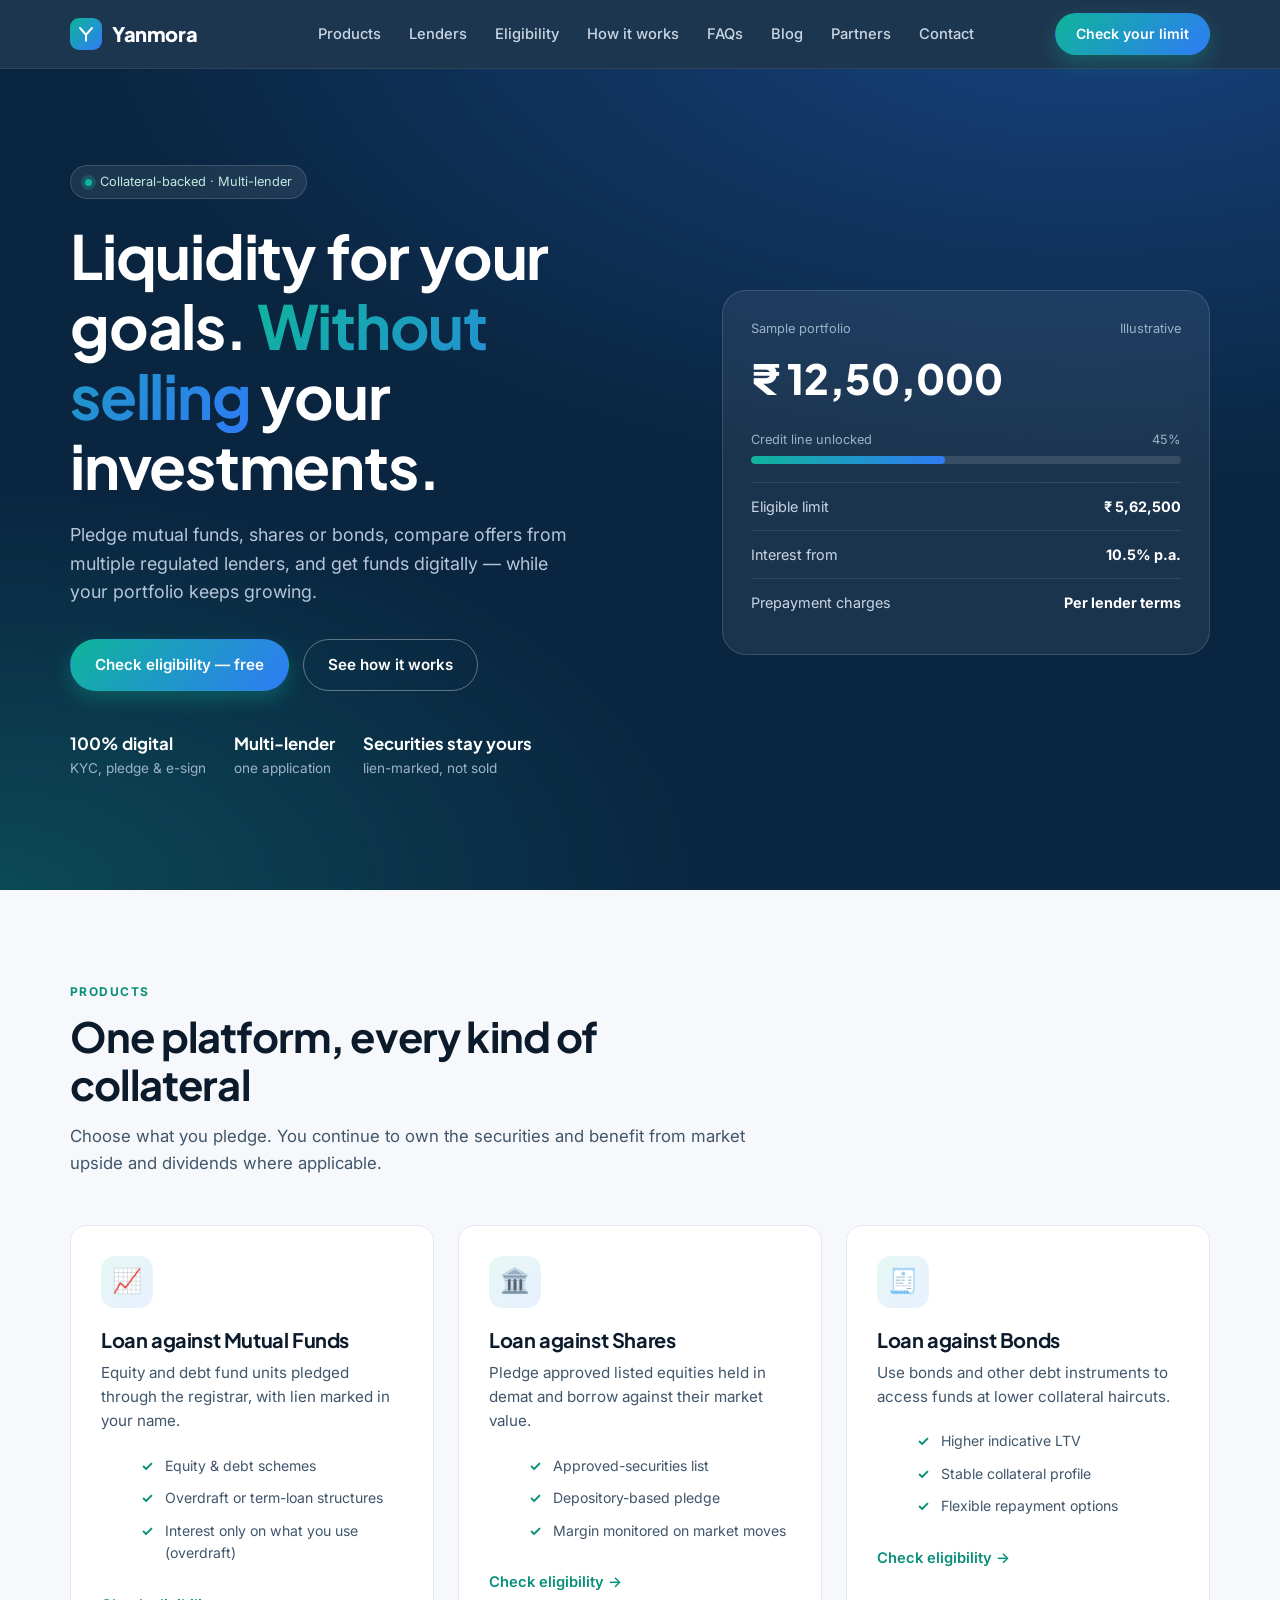
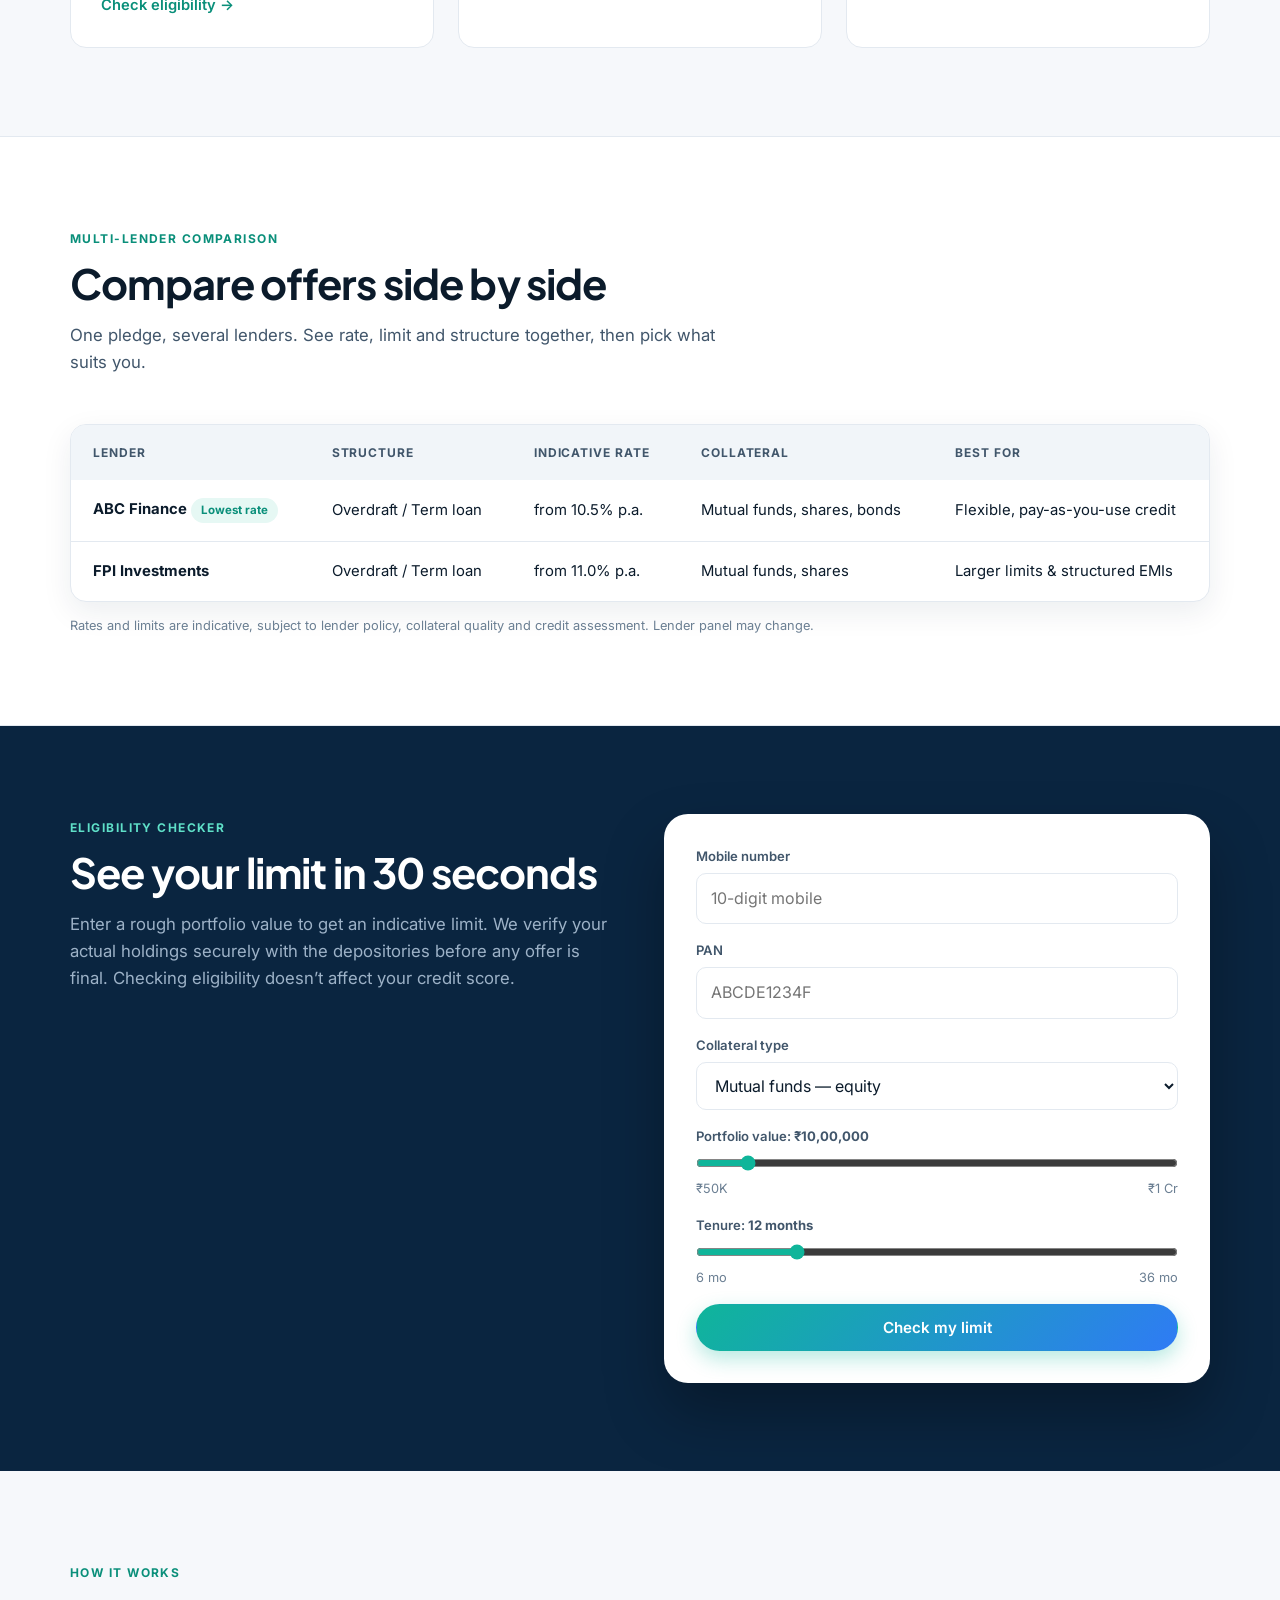
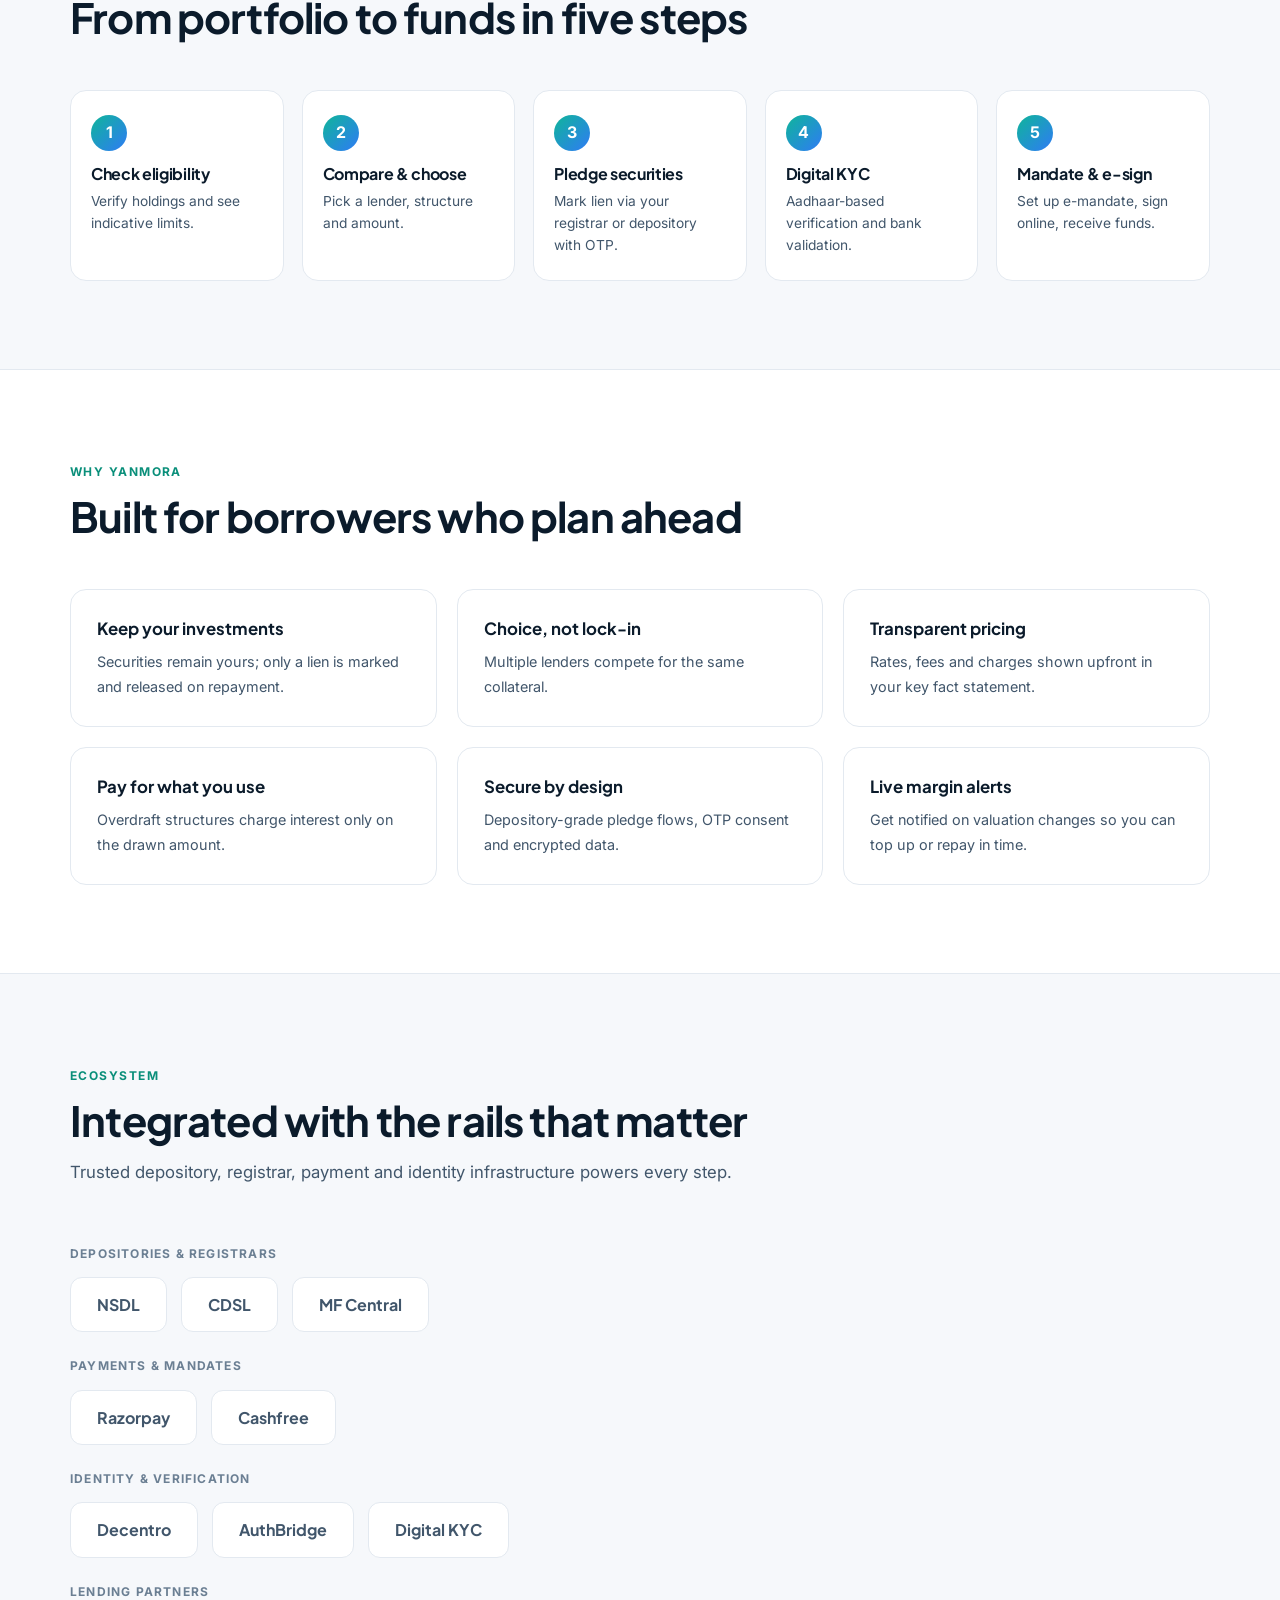
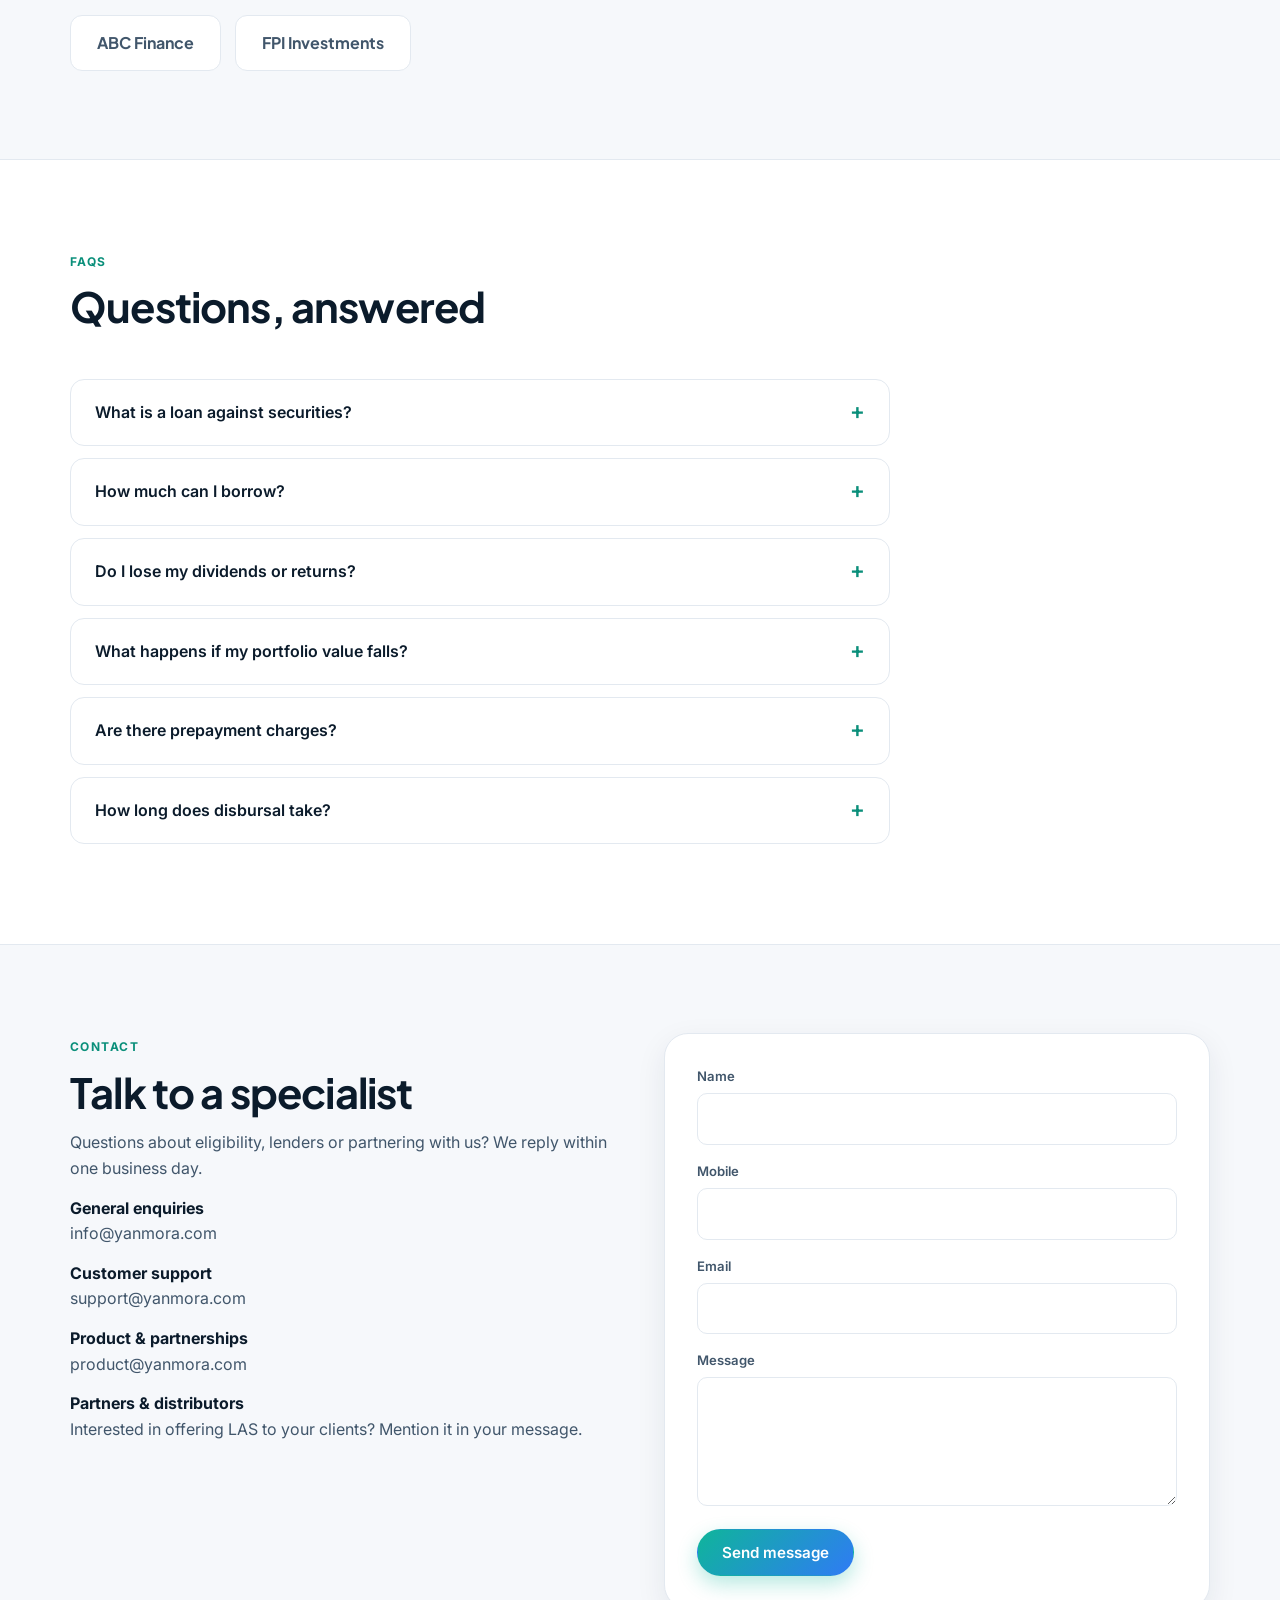
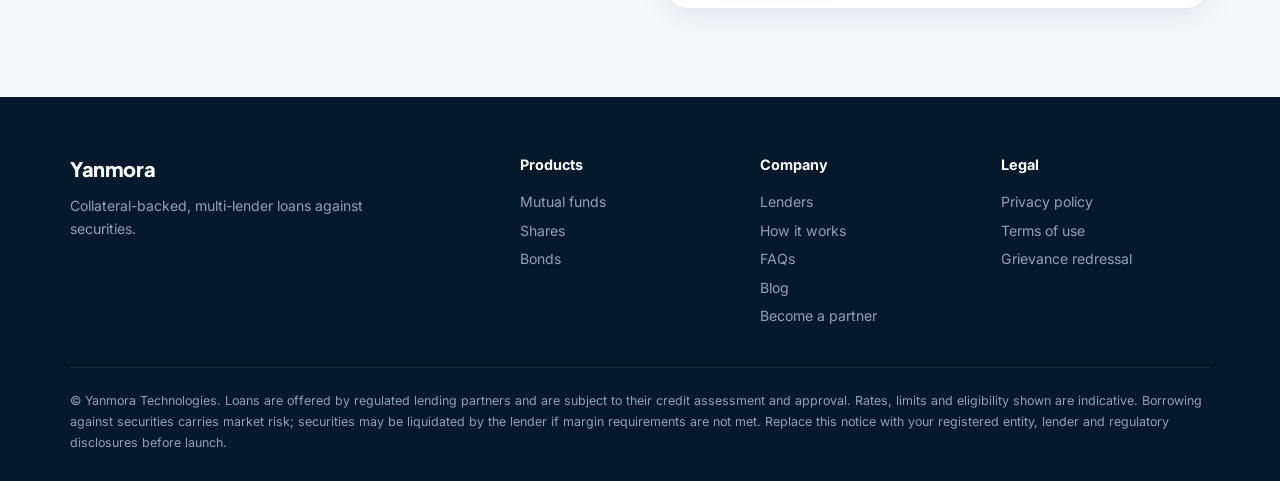
<file: index.html>
<!doctype html>
<html lang="en">
<head>
<meta charset="utf-8">
<meta name="viewport" content="width=device-width,initial-scale=1">
<title>Yanmora Technologies — Loan Against Securities, Multi-Lender</title>
<meta name="description" content="Unlock liquidity from your mutual funds, shares and bonds without selling them. Yanmora compares multiple lenders on one collateral-backed platform.">
<link rel="preconnect" href="https://fonts.googleapis.com">
<link rel="preconnect" href="https://fonts.gstatic.com" crossorigin>
<link href="https://fonts.googleapis.com/css2?family=Inter:wght@400;500;600&family=Plus+Jakarta+Sans:wght@600;700;800&display=swap" rel="stylesheet">
<link rel="stylesheet" href="styles.css">
</head>
<body>
<header>
  <div class="wrap nav">
    <a href="#top" class="logo" aria-label="Yanmora home">
      <span class="logo-mark"><svg width="18" height="18" viewBox="0 0 24 24" fill="none" stroke="#fff" stroke-width="2.6" stroke-linecap="round" stroke-linejoin="round"><path d="M4 4l8 9 8-9M12 13v8"/></svg></span>
      Yanmora
    </a>
    <ul id="menu">
      <li><a href="#products">Products</a></li>
      <li><a href="#lenders">Lenders</a></li>
      <li><a href="#eligibility">Eligibility</a></li>
      <li><a href="#journey">How it works</a></li>
      <li><a href="#faq">FAQs</a></li>
      <li><a href="blog.html">Blog</a></li>
      <li><a href="partner.html">Partners</a></li>
      <li><a href="#contact">Contact</a></li>
    </ul>
    <a class="btn btn-primary" data-app href="#eligibility">Check your limit</a>
    <button class="burger" aria-label="Menu" aria-expanded="false" aria-controls="menu">☰</button>
  </div>
</header>

<main id="top">
<section class="hero">
  <div class="wrap hero-grid">
    <div>
      <span class="pill"><i></i> Collateral-backed · Multi-lender</span>
      <h1>Liquidity for your goals. <em>Without selling</em> your investments.</h1>
      <p class="lead">Pledge mutual funds, shares or bonds, compare offers from multiple regulated lenders, and get funds digitally — while your portfolio keeps growing.</p>
      <div class="cta-row">
        <a class="btn btn-primary" href="#eligibility">Check eligibility — free</a>
        <a class="btn btn-ghost" href="#journey">See how it works</a>
      </div>
      <div class="trust">
        <div><b>100% digital</b>KYC, pledge &amp; e-sign</div>
        <div><b>Multi-lender</b>one application</div>
        <div><b>Securities stay yours</b>lien-marked, not sold</div>
      </div>
    </div>
    <div class="hero-card" aria-hidden="true">
      <div class="hc-top"><span>Sample portfolio</span><span>Illustrative</span></div>
      <div class="hc-amt">₹ 12,50,000</div>
      <div class="hc-top"><span>Credit line unlocked</span><span>45%</span></div>
      <div class="bar"><span style="width:45%"></span></div>
      <div class="hc-row"><span>Eligible limit</span><b>₹ 5,62,500</b></div>
      <div class="hc-row"><span>Interest from</span><b>10.5% p.a.</b></div>
      <div class="hc-row"><span>Prepayment charges</span><b>Per lender terms</b></div>
    </div>
  </div>
</section>

<section id="products">
  <div class="wrap">
    <div class="sec-head reveal"><span class="eyebrow">Products</span><h2>One platform, every kind of collateral</h2><p>Choose what you pledge. You continue to own the securities and benefit from market upside and dividends where applicable.</p></div>
    <div class="cards3">
      <article class="card reveal"><div class="ico">📈</div><h3>Loan against Mutual Funds</h3><p>Equity and debt fund units pledged through the registrar, with lien marked in your name.</p>
        <ul><li>Equity &amp; debt schemes</li><li>Overdraft or term-loan structures</li><li>Interest only on what you use (overdraft)</li></ul><a class="link" href="#eligibility">Check eligibility →</a></article>
      <article class="card reveal"><div class="ico">🏛️</div><h3>Loan against Shares</h3><p>Pledge approved listed equities held in demat and borrow against their market value.</p>
        <ul><li>Approved-securities list</li><li>Depository-based pledge</li><li>Margin monitored on market moves</li></ul><a class="link" href="#eligibility">Check eligibility →</a></article>
      <article class="card reveal"><div class="ico">🧾</div><h3>Loan against Bonds</h3><p>Use bonds and other debt instruments to access funds at lower collateral haircuts.</p>
        <ul><li>Higher indicative LTV</li><li>Stable collateral profile</li><li>Flexible repayment options</li></ul><a class="link" href="#eligibility">Check eligibility →</a></article>
    </div>
  </div>
</section>

<section id="lenders" class="alt">
  <div class="wrap">
    <div class="sec-head reveal"><span class="eyebrow">Multi-lender comparison</span><h2>Compare offers side by side</h2><p>One pledge, several lenders. See rate, limit and structure together, then pick what suits you.</p></div>
    <div class="table-wrap reveal">
      <table>
        <thead><tr><th>Lender</th><th>Structure</th><th>Indicative rate</th><th>Collateral</th><th>Best for</th></tr></thead>
        <tbody>
          <tr><td><b>ABC Finance</b> <span class="tag">Lowest rate</span></td><td>Overdraft / Term loan</td><td>from 10.5% p.a.</td><td>Mutual funds, shares, bonds</td><td>Flexible, pay-as-you-use credit</td></tr>
          <tr><td><b>FPI Investments</b></td><td>Overdraft / Term loan</td><td>from 11.0% p.a.</td><td>Mutual funds, shares</td><td>Larger limits &amp; structured EMIs</td></tr>
        </tbody>
      </table>
    </div>
    <p class="note">Rates and limits are indicative, subject to lender policy, collateral quality and credit assessment. Lender panel may change.</p>
  </div>
</section>

<section id="eligibility" class="checker">
  <div class="wrap chk-grid">
    <div class="sec-head reveal"><span class="eyebrow">Eligibility checker</span><h2>See your limit in 30 seconds</h2><p>Enter a rough portfolio value to get an indicative limit. We verify your actual holdings securely with the depositories before any offer is final. Checking eligibility doesn’t affect your credit score.</p></div>
    <form class="form reveal" id="elig" novalidate>
      <label for="mobile">Mobile number</label>
      <input id="mobile" name="mobile" inputmode="numeric" maxlength="10" autocomplete="tel-national" placeholder="10-digit mobile" required>
      <div class="err" id="mobileErr">Enter a valid 10-digit Indian mobile number.</div>
      <label for="pan">PAN</label>
      <input id="pan" name="pan" maxlength="10" autocapitalize="characters" placeholder="ABCDE1234F" required>
      <div class="err" id="panErr">Enter a valid PAN, e.g. ABCDE1234F.</div>
      <label for="type">Collateral type</label>
      <select id="type" name="type">
        <option value="mf_equity">Mutual funds — equity</option>
        <option value="mf_debt">Mutual funds — debt</option>
        <option value="shares">Shares</option>
        <option value="bonds">Bonds</option>
      </select>
      <label for="value">Portfolio value: <b id="valueOut"></b></label>
      <input type="range" id="value" min="50000" max="10000000" step="50000" value="1000000">
      <div class="rng"><span>₹50K</span><span>₹1 Cr</span></div>
      <label for="tenure">Tenure: <b id="tenureOut"></b></label>
      <input type="range" id="tenure" min="6" max="36" step="6" value="12">
      <div class="rng"><span>6 mo</span><span>36 mo</span></div>
      <button class="btn btn-primary" style="width:100%;justify-content:center" type="submit">Check my limit</button>
      <div class="result" id="result" role="status" aria-live="polite"></div>
    </form>
  </div>
</section>

<section id="journey">
  <div class="wrap">
    <div class="sec-head reveal"><span class="eyebrow">How it works</span><h2>From portfolio to funds in five steps</h2></div>
    <div class="steps">
      <div class="step reveal"><h3>Check eligibility</h3><p>Verify holdings and see indicative limits.</p></div>
      <div class="step reveal"><h3>Compare &amp; choose</h3><p>Pick a lender, structure and amount.</p></div>
      <div class="step reveal"><h3>Pledge securities</h3><p>Mark lien via your registrar or depository with OTP.</p></div>
      <div class="step reveal"><h3>Digital KYC</h3><p>Aadhaar-based verification and bank validation.</p></div>
      <div class="step reveal"><h3>Mandate &amp; e-sign</h3><p>Set up e-mandate, sign online, receive funds.</p></div>
    </div>
  </div>
</section>

<section class="alt">
  <div class="wrap">
    <div class="sec-head reveal"><span class="eyebrow">Why Yanmora</span><h2>Built for borrowers who plan ahead</h2></div>
    <div class="ben">
      <div class="reveal"><b>Keep your investments</b><span>Securities remain yours; only a lien is marked and released on repayment.</span></div>
      <div class="reveal"><b>Choice, not lock-in</b><span>Multiple lenders compete for the same collateral.</span></div>
      <div class="reveal"><b>Transparent pricing</b><span>Rates, fees and charges shown upfront in your key fact statement.</span></div>
      <div class="reveal"><b>Pay for what you use</b><span>Overdraft structures charge interest only on the drawn amount.</span></div>
      <div class="reveal"><b>Secure by design</b><span>Depository-grade pledge flows, OTP consent and encrypted data.</span></div>
      <div class="reveal"><b>Live margin alerts</b><span>Get notified on valuation changes so you can top up or repay in time.</span></div>
    </div>
  </div>
</section>

<section id="partners">
  <div class="wrap">
    <div class="sec-head reveal"><span class="eyebrow">Ecosystem</span><h2>Integrated with the rails that matter</h2><p>Trusted depository, registrar, payment and identity infrastructure powers every step.</p></div>
    <div class="logos reveal">
      <h4>Depositories &amp; registrars</h4><span>NSDL</span><span>CDSL</span><span>MF Central</span>
      <h4>Payments &amp; mandates</h4><span>Razorpay</span><span>Cashfree</span>
      <h4>Identity &amp; verification</h4><span>Decentro</span><span>AuthBridge</span><span>Digital KYC</span>
      <h4>Lending partners</h4><span>ABC Finance</span><span>FPI Investments</span>
    </div>
  </div>
</section>

<section id="faq" class="alt">
  <div class="wrap">
    <div class="sec-head reveal"><span class="eyebrow">FAQs</span><h2>Questions, answered</h2></div>
    <div class="faq reveal">
      <details><summary>What is a loan against securities?</summary><p>A secured loan where you pledge investments such as mutual funds, shares or bonds as collateral. You keep ownership while a lien is marked in favour of the lender.</p></details>
      <details><summary>How much can I borrow?</summary><p>The limit depends on the type and quality of collateral and lender policy. Equity collateral typically supports a lower percentage than debt instruments. Use the eligibility checker for an indicative figure.</p></details>
      <details><summary>Do I lose my dividends or returns?</summary><p>No. You continue to own the securities. Corporate benefits and returns remain with you, subject to the pledge terms.</p></details>
      <details><summary>What happens if my portfolio value falls?</summary><p>If the collateral value drops below the required cover, you may be asked to add securities or part-repay. We alert you early so you can act.</p></details>
      <details><summary>Are there prepayment charges?</summary><p>Charges, if any, depend on the lender and product and are shown in your key fact statement before you sign.</p></details>
      <details><summary>How long does disbursal take?</summary><p>The process is fully digital. Timelines depend on pledge confirmation and verification completing; most steps are done online in a single session.</p></details>
    </div>
  </div>
</section>

<section id="contact">
  <div class="wrap contact-grid">
    <div class="info reveal">
      <span class="eyebrow">Contact</span>
      <h2 style="font-size:clamp(1.8rem,3.4vw,2.6rem);margin-bottom:14px">Talk to a specialist</h2>
      <p>Questions about eligibility, lenders or partnering with us? We reply within one business day.</p>
      <p><b>General enquiries</b><br><a data-email="info" href="#"></a></p>
      <p><b>Customer support</b><br><a data-email="support" href="#"></a></p>
      <p><b>Product &amp; partnerships</b><br><a data-email="product" href="#"></a></p>
      <p><b>Phone</b><br><a data-phone href="#"></a></p>
      <p><b>Partners &amp; distributors</b><br>Interested in offering LAS to your clients? Mention it in your message.</p>
    </div>
    <form class="form flat reveal" id="contact-form">
      <label for="cn">Name</label><input id="cn" name="name" required autocomplete="name">
      <label for="cm">Mobile</label><input id="cm" name="mobile" required inputmode="tel" autocomplete="tel">
      <label for="ce">Email</label><input id="ce" name="email" type="email" required autocomplete="email">
      <label for="cmsg">Message</label><textarea id="cmsg" name="message" rows="4" required></textarea>
      <button class="btn btn-primary" type="submit">Send message</button>
      <div class="ok" id="contactOk" role="status"></div>
    </form>
  </div>
</section>
</main>

<footer>
  <div class="wrap">
    <div class="f-grid">
      <div><a class="logo" href="#top" style="padding:0">Yanmora</a><p style="margin-top:10px;max-width:320px">Collateral-backed, multi-lender loans against securities.</p></div>
      <div><h5>Products</h5><a href="#products">Mutual funds</a><a href="#products">Shares</a><a href="#products">Bonds</a></div>
      <div><h5>Company</h5><a href="#lenders">Lenders</a><a href="#journey">How it works</a><a href="#faq">FAQs</a><a href="blog.html">Blog</a><a href="partner.html">Become a partner</a></div>
      <div><h5>Legal</h5><a href="#">Privacy policy</a><a href="#">Terms of use</a><a href="#">Grievance redressal</a></div>
    </div>
    <p class="legal">© Yanmora Technologies. Loans are offered by regulated lending partners and are subject to their credit assessment and approval. Rates, limits and eligibility shown are indicative. Borrowing against securities carries market risk; securities may be liquidated by the lender if margin requirements are not met. Replace this notice with your registered entity, lender and regulatory disclosures before launch.</p>
  </div>
</footer>
<script src="config.js"></script>
<script src="app.js"></script>
</body>
</html>
</file>
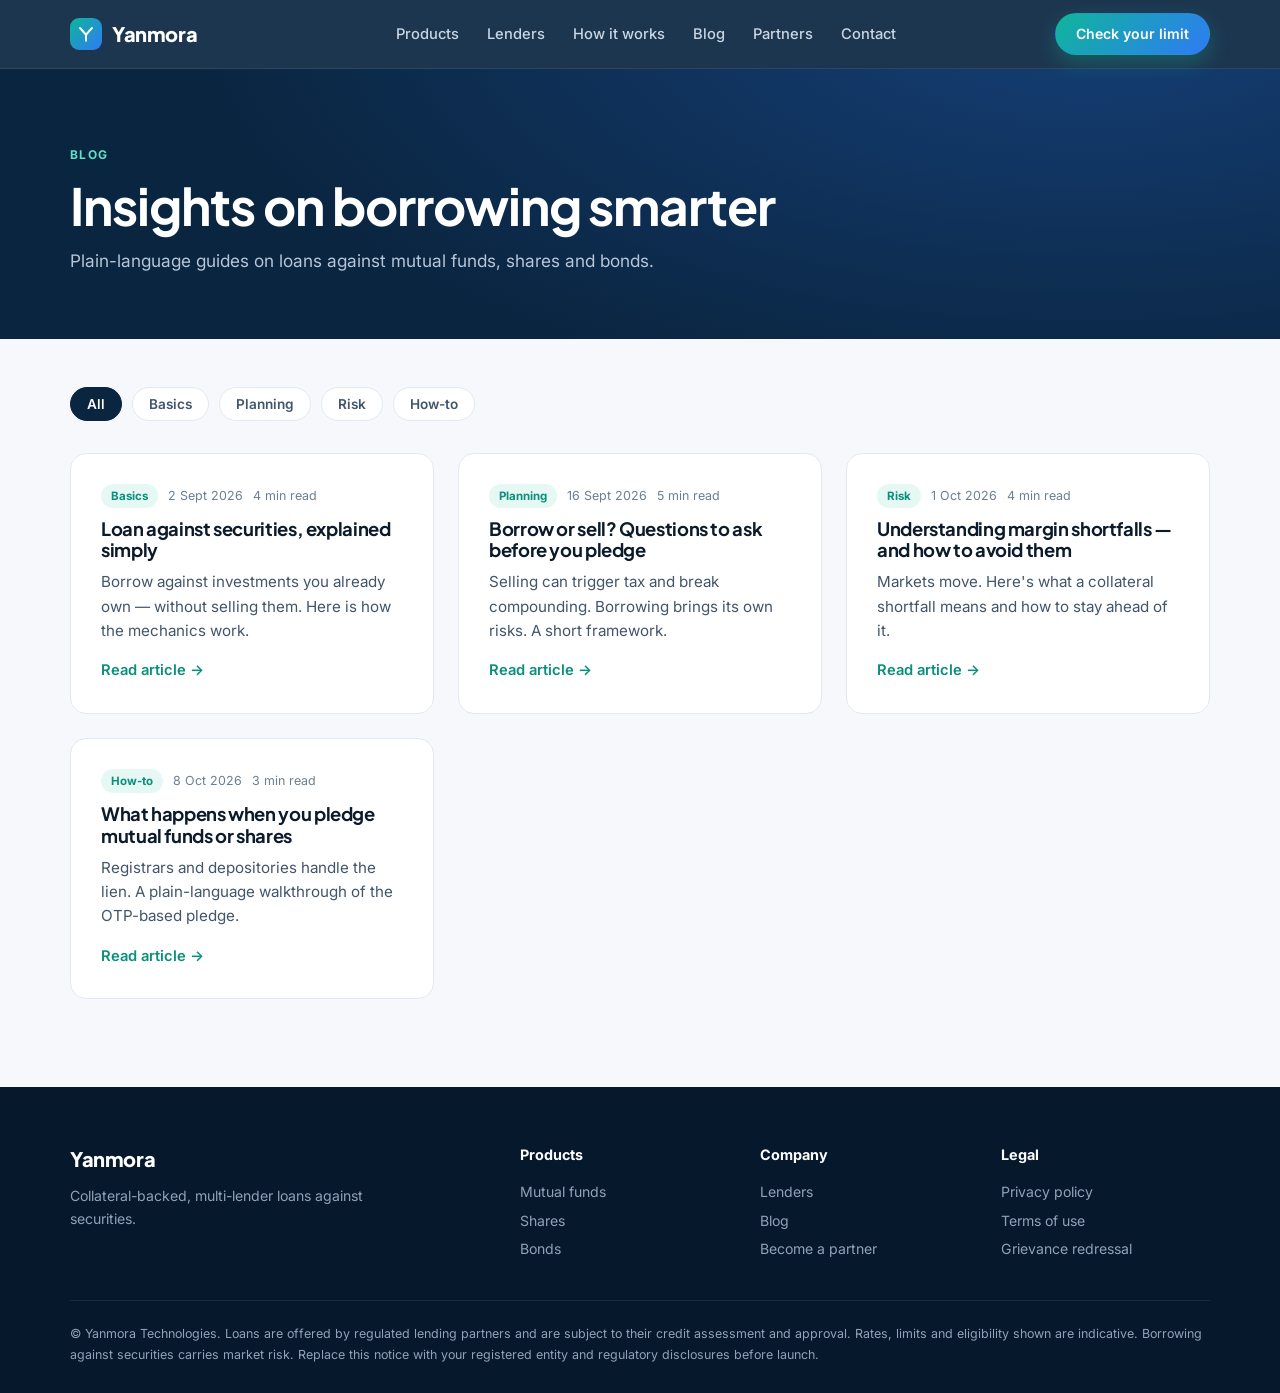
<file: blog.html>
<!doctype html>
<html lang="en">
<head>
<meta charset="utf-8">
<meta name="viewport" content="width=device-width,initial-scale=1">
<title>Blog — Yanmora Technologies</title>
<meta name="description" content="Guides on loans against securities, risk and planning from Yanmora.">
<link rel="preconnect" href="https://fonts.googleapis.com">
<link rel="preconnect" href="https://fonts.gstatic.com" crossorigin>
<link href="https://fonts.googleapis.com/css2?family=Inter:wght@400;500;600&family=Plus+Jakarta+Sans:wght@600;700;800&display=swap" rel="stylesheet">
<link rel="stylesheet" href="styles.css">
</head>
<body>
<header>
  <div class="wrap nav">
    <a href="index.html" class="logo" aria-label="Yanmora home">
      <span class="logo-mark"><svg width="18" height="18" viewBox="0 0 24 24" fill="none" stroke="#fff" stroke-width="2.6" stroke-linecap="round" stroke-linejoin="round"><path d="M4 4l8 9 8-9M12 13v8"/></svg></span>
      Yanmora
    </a>
    <ul id="menu">
      <li><a href="index.html#products">Products</a></li>
      <li><a href="index.html#lenders">Lenders</a></li>
      <li><a href="index.html#journey">How it works</a></li>
      <li><a href="blog.html">Blog</a></li>
      <li><a href="partner.html">Partners</a></li>
      <li><a href="index.html#contact">Contact</a></li>
    </ul>
    <a class="btn btn-primary" data-app href="index.html#eligibility">Check your limit</a>
    <button class="burger" aria-label="Menu" aria-expanded="false" aria-controls="menu">☰</button>
  </div>
</header>
<main>
<section class="page-hero"><div class="wrap"><span class="eyebrow">Blog</span><h1>Insights on borrowing smarter</h1><p>Plain-language guides on loans against mutual funds, shares and bonds.</p></div></section>
<section style="padding-top:48px"><div class="wrap" id="blog-root"></div></section>
</main>
<footer>
  <div class="wrap">
    <div class="f-grid">
      <div><a class="logo" href="index.html" style="padding:0">Yanmora</a><p style="margin-top:10px;max-width:320px">Collateral-backed, multi-lender loans against securities.</p></div>
      <div><h5>Products</h5><a href="index.html#products">Mutual funds</a><a href="index.html#products">Shares</a><a href="index.html#products">Bonds</a></div>
      <div><h5>Company</h5><a href="index.html#lenders">Lenders</a><a href="blog.html">Blog</a><a href="partner.html">Become a partner</a></div>
      <div><h5>Legal</h5><a href="#">Privacy policy</a><a href="#">Terms of use</a><a href="#">Grievance redressal</a></div>
    </div>
    <p class="legal">© Yanmora Technologies. Loans are offered by regulated lending partners and are subject to their credit assessment and approval. Rates, limits and eligibility shown are indicative. Borrowing against securities carries market risk. Replace this notice with your registered entity and regulatory disclosures before launch.</p>
  </div>
</footer>
<script src="config.js"></script>
<script src="site.js"></script>
<script src="blog.js"></script>
</body>
</html>
</file>
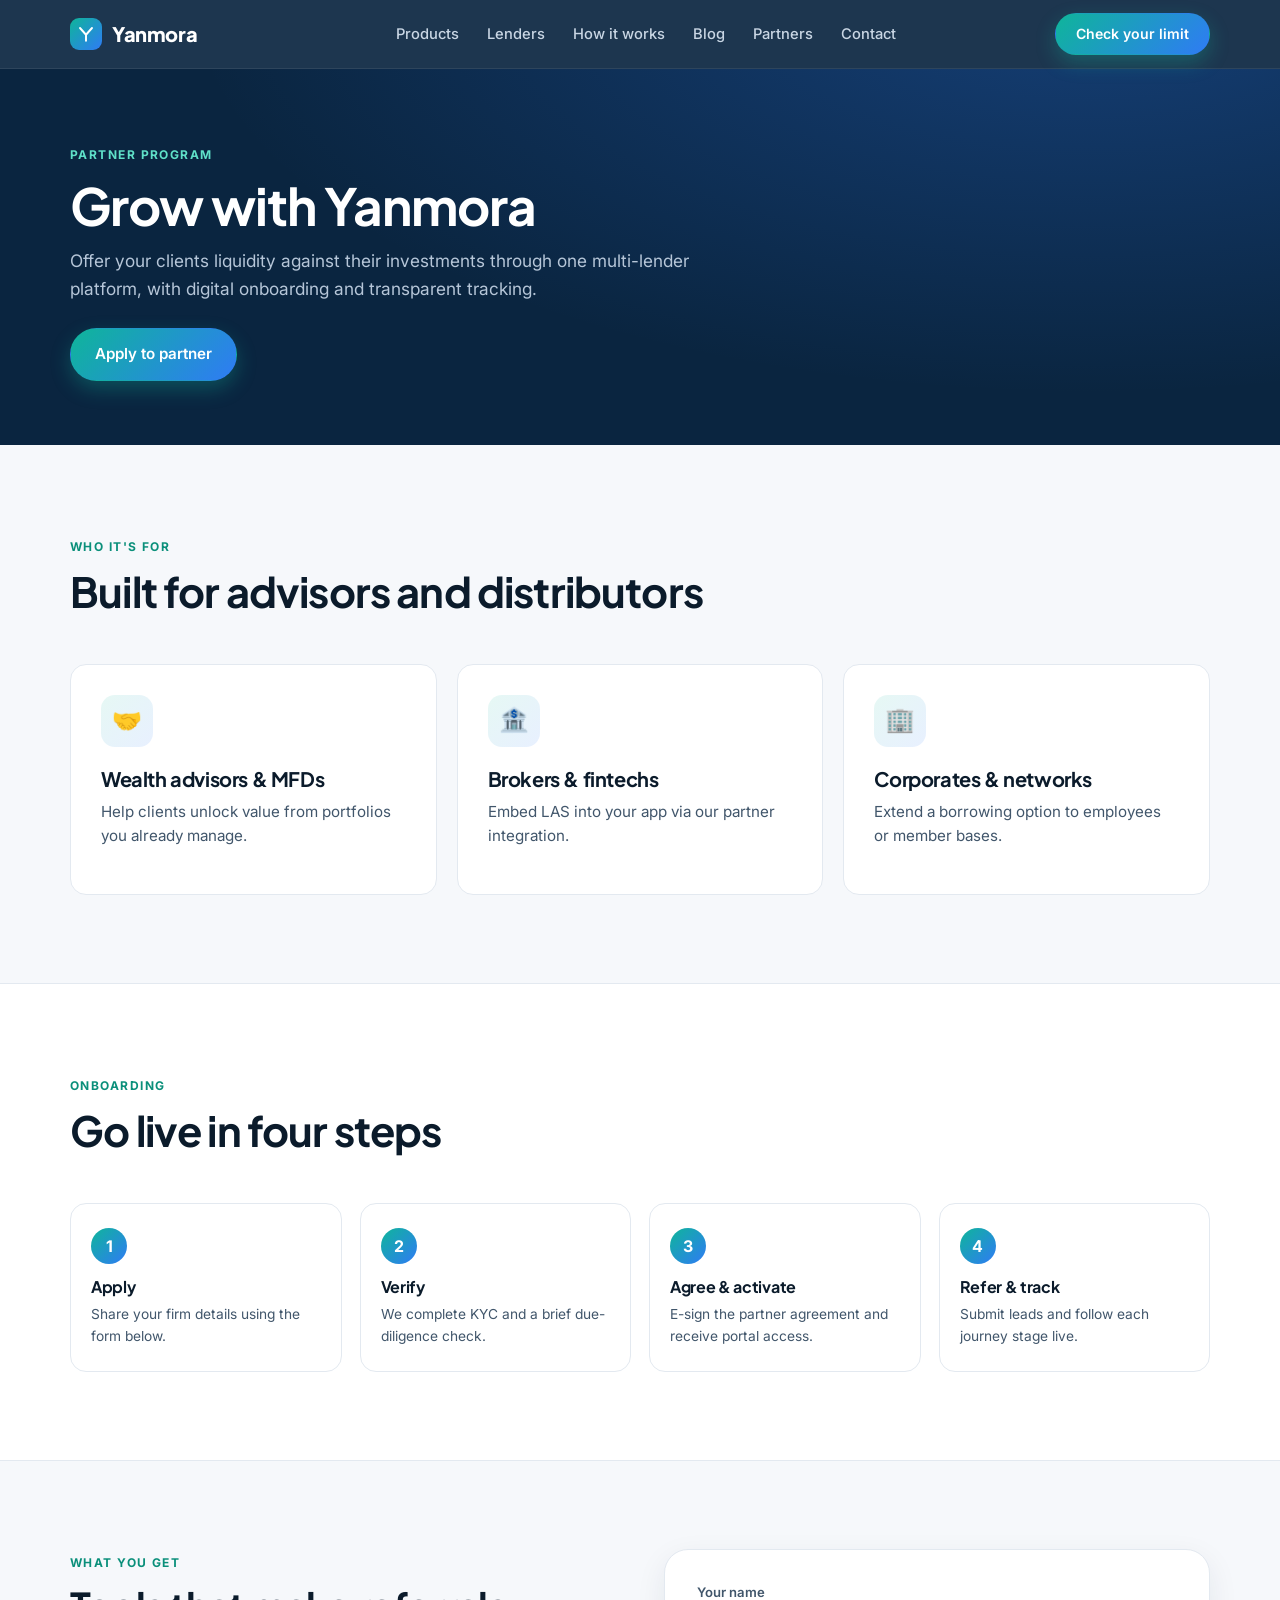
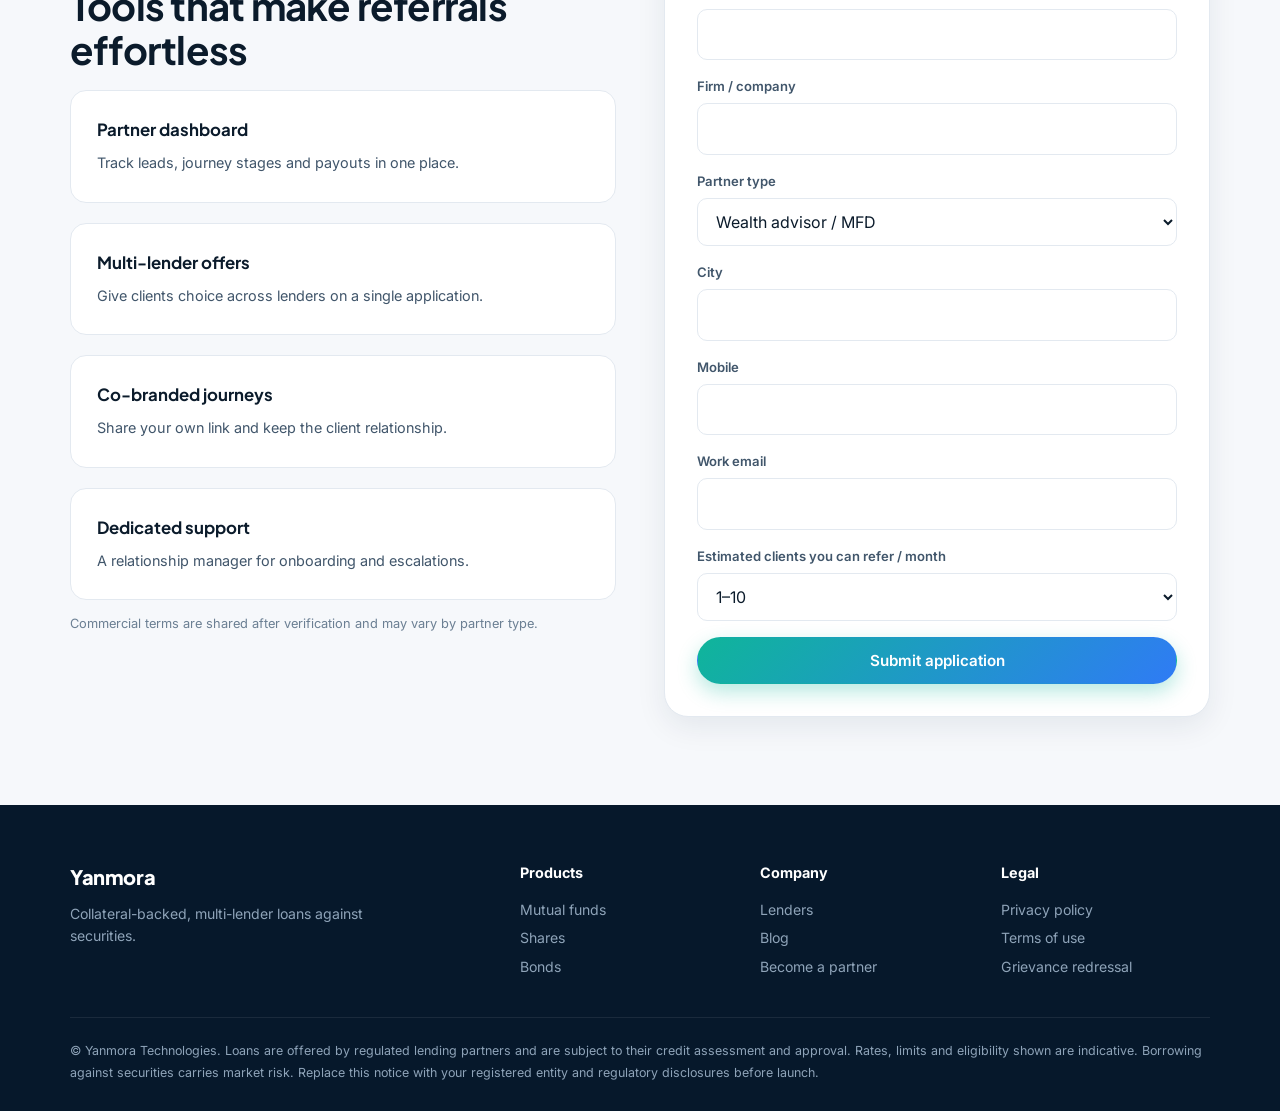
<file: partner.html>
<!doctype html>
<html lang="en">
<head>
<meta charset="utf-8">
<meta name="viewport" content="width=device-width,initial-scale=1">
<title>Become a Partner — Yanmora Technologies</title>
<meta name="description" content="Offer collateral-backed loans against securities to your clients as a Yanmora partner.">
<link rel="preconnect" href="https://fonts.googleapis.com">
<link rel="preconnect" href="https://fonts.gstatic.com" crossorigin>
<link href="https://fonts.googleapis.com/css2?family=Inter:wght@400;500;600&family=Plus+Jakarta+Sans:wght@600;700;800&display=swap" rel="stylesheet">
<link rel="stylesheet" href="styles.css">
</head>
<body>
<header>
  <div class="wrap nav">
    <a href="index.html" class="logo" aria-label="Yanmora home">
      <span class="logo-mark"><svg width="18" height="18" viewBox="0 0 24 24" fill="none" stroke="#fff" stroke-width="2.6" stroke-linecap="round" stroke-linejoin="round"><path d="M4 4l8 9 8-9M12 13v8"/></svg></span>
      Yanmora
    </a>
    <ul id="menu">
      <li><a href="index.html#products">Products</a></li>
      <li><a href="index.html#lenders">Lenders</a></li>
      <li><a href="index.html#journey">How it works</a></li>
      <li><a href="blog.html">Blog</a></li>
      <li><a href="partner.html">Partners</a></li>
      <li><a href="index.html#contact">Contact</a></li>
    </ul>
    <a class="btn btn-primary" data-app href="index.html#eligibility">Check your limit</a>
    <button class="burger" aria-label="Menu" aria-expanded="false" aria-controls="menu">☰</button>
  </div>
</header>
<main>
<section class="page-hero"><div class="wrap"><span class="eyebrow">Partner program</span><h1>Grow with Yanmora</h1><p>Offer your clients liquidity against their investments through one multi-lender platform, with digital onboarding and transparent tracking.</p><div class="cta-row" style="margin-top:26px"><a class="btn btn-primary" href="#apply">Apply to partner</a></div></div></section>

<section>
  <div class="wrap">
    <div class="sec-head reveal"><span class="eyebrow">Who it's for</span><h2>Built for advisors and distributors</h2></div>
    <div class="partner-types">
      <div class="card reveal"><div class="ico">🤝</div><h3>Wealth advisors &amp; MFDs</h3><p>Help clients unlock value from portfolios you already manage.</p></div>
      <div class="card reveal"><div class="ico">🏦</div><h3>Brokers &amp; fintechs</h3><p>Embed LAS into your app via our partner integration.</p></div>
      <div class="card reveal"><div class="ico">🏢</div><h3>Corporates &amp; networks</h3><p>Extend a borrowing option to employees or member bases.</p></div>
    </div>
  </div>
</section>

<section class="alt">
  <div class="wrap">
    <div class="sec-head reveal"><span class="eyebrow">Onboarding</span><h2>Go live in four steps</h2></div>
    <div class="steps" style="grid-template-columns:repeat(4,1fr)">
      <div class="step reveal"><h3>Apply</h3><p>Share your firm details using the form below.</p></div>
      <div class="step reveal"><h3>Verify</h3><p>We complete KYC and a brief due-diligence check.</p></div>
      <div class="step reveal"><h3>Agree &amp; activate</h3><p>E-sign the partner agreement and receive portal access.</p></div>
      <div class="step reveal"><h3>Refer &amp; track</h3><p>Submit leads and follow each journey stage live.</p></div>
    </div>
  </div>
</section>

<section id="apply">
  <div class="wrap split">
    <div class="reveal">
      <span class="eyebrow">What you get</span>
      <h2 style="font-size:clamp(1.8rem,3.4vw,2.4rem);margin-bottom:18px">Tools that make referrals effortless</h2>
      <div class="ben" style="grid-template-columns:1fr">
        <div><b>Partner dashboard</b><span>Track leads, journey stages and payouts in one place.</span></div>
        <div><b>Multi-lender offers</b><span>Give clients choice across lenders on a single application.</span></div>
        <div><b>Co-branded journeys</b><span>Share your own link and keep the client relationship.</span></div>
        <div><b>Dedicated support</b><span>A relationship manager for onboarding and escalations.</span></div>
      </div>
      <p class="note">Commercial terms are shared after verification and may vary by partner type.</p>
    </div>
    <form class="form flat reveal" id="partner-form">
      <label for="pn">Your name</label><input id="pn" name="name" required autocomplete="name">
      <label for="pf">Firm / company</label><input id="pf" name="firm" required autocomplete="organization">
      <label for="pt">Partner type</label>
      <select id="pt" name="type"><option>Wealth advisor / MFD</option><option>Broker / fintech</option><option>Corporate / network</option><option>Other</option></select>
      <label for="pc">City</label><input id="pc" name="city" required>
      <label for="pm">Mobile</label><input id="pm" name="mobile" required inputmode="tel" pattern="[6-9][0-9]{9}" title="10-digit Indian mobile number" autocomplete="tel-national">
      <label for="pe">Work email</label><input id="pe" name="email" type="email" required autocomplete="email">
      <label for="pv">Estimated clients you can refer / month</label>
      <select id="pv" name="volume"><option>1–10</option><option>11–50</option><option>51–200</option><option>200+</option></select>
      <button class="btn btn-primary" type="submit" style="width:100%;justify-content:center">Submit application</button>
      <div class="ok" id="partnerOk" role="status"></div>
    </form>
  </div>
</section>
</main>
<footer>
  <div class="wrap">
    <div class="f-grid">
      <div><a class="logo" href="index.html" style="padding:0">Yanmora</a><p style="margin-top:10px;max-width:320px">Collateral-backed, multi-lender loans against securities.</p></div>
      <div><h5>Products</h5><a href="index.html#products">Mutual funds</a><a href="index.html#products">Shares</a><a href="index.html#products">Bonds</a></div>
      <div><h5>Company</h5><a href="index.html#lenders">Lenders</a><a href="blog.html">Blog</a><a href="partner.html">Become a partner</a></div>
      <div><h5>Legal</h5><a href="#">Privacy policy</a><a href="#">Terms of use</a><a href="#">Grievance redressal</a></div>
    </div>
    <p class="legal">© Yanmora Technologies. Loans are offered by regulated lending partners and are subject to their credit assessment and approval. Rates, limits and eligibility shown are indicative. Borrowing against securities carries market risk. Replace this notice with your registered entity and regulatory disclosures before launch.</p>
  </div>
</footer>
<script src="config.js"></script>
<script src="site.js"></script>
</body>
</html>
</file>
<file: styles.css>
:root{
  --ink:#0b1b2b;--ink-2:#41566b;--mute:#6b7f93;
  --bg:#f6f8fb;--card:#fff;--line:#e3e9f0;
  --navy:#0a2540;--navy-2:#12365c;
  --teal:#0fb59a;--teal-d:#0a8f7a;--gold:#e8b04a;
  --grad:linear-gradient(135deg,#0fb59a 0%,#2f7bf5 100%);
  --r:16px;--shadow:0 10px 30px rgba(10,37,64,.08);
}
*{box-sizing:border-box;margin:0}
html{scroll-behavior:smooth}
body{font-family:Inter,system-ui,-apple-system,"Segoe UI",sans-serif;color:var(--ink);background:var(--bg);line-height:1.6;-webkit-font-smoothing:antialiased}
h1,h2,h3{font-family:"Plus Jakarta Sans",Inter,system-ui,sans-serif;line-height:1.15;letter-spacing:-.02em}
a{color:inherit;text-decoration:none}
.wrap{max-width:1180px;margin:0 auto;padding:0 20px}
section{padding:88px 0}
.eyebrow{display:inline-block;font-size:.75rem;font-weight:700;letter-spacing:.12em;text-transform:uppercase;color:var(--teal-d);margin-bottom:12px}
.sec-head{max-width:680px;margin-bottom:48px}
.sec-head h2{font-size:clamp(1.8rem,3.4vw,2.6rem);margin-bottom:14px}
.sec-head p{color:var(--ink-2);font-size:1.05rem}
.btn{display:inline-flex;align-items:center;gap:8px;padding:13px 24px;border-radius:999px;font-weight:600;font-size:.95rem;border:1.5px solid transparent;cursor:pointer;transition:.2s;font-family:inherit}
.btn-primary{background:var(--grad);color:#fff;box-shadow:0 8px 20px rgba(15,181,154,.3)}
.btn-primary:hover{transform:translateY(-2px);box-shadow:0 12px 26px rgba(47,123,245,.35)}
.btn-ghost{border-color:rgba(255,255,255,.35);color:#fff}
.btn-ghost:hover{background:rgba(255,255,255,.1)}
.btn-line{border-color:var(--line);background:#fff}
.btn-line:hover{border-color:var(--teal)}
.btn:focus-visible,a:focus-visible,input:focus-visible,select:focus-visible,summary:focus-visible,textarea:focus-visible{outline:3px solid var(--gold);outline-offset:2px}

/* nav */
header{position:sticky;top:0;z-index:50;background:rgba(10,37,64,.92);backdrop-filter:blur(12px);border-bottom:1px solid rgba(255,255,255,.08)}
.nav{display:flex;align-items:center;justify-content:space-between;height:68px}
.logo{display:flex;align-items:center;gap:10px;color:#fff;font-family:"Plus Jakarta Sans",sans-serif;font-weight:800;font-size:1.25rem;letter-spacing:-.02em}
.logo-mark{width:32px;height:32px;border-radius:9px;background:var(--grad);display:grid;place-items:center}
.nav ul{display:flex;gap:28px;list-style:none}
.nav ul a{color:#c9d6e4;font-size:.92rem;font-weight:500;transition:.2s}
.nav ul a:hover{color:#fff}
.nav .btn{padding:9px 20px;font-size:.88rem}
.burger{display:none;background:none;border:0;color:#fff;font-size:1.6rem;cursor:pointer}

/* hero */
.hero{background:radial-gradient(1000px 500px at 85% -10%,rgba(47,123,245,.35),transparent),radial-gradient(700px 400px at 0% 100%,rgba(15,181,154,.25),transparent),var(--navy);color:#fff;padding:96px 0 110px;overflow:hidden}
.hero-grid{display:grid;grid-template-columns:1.1fr .9fr;gap:56px;align-items:center}
.pill{display:inline-flex;gap:8px;align-items:center;padding:6px 14px;border-radius:999px;background:rgba(255,255,255,.08);border:1px solid rgba(255,255,255,.15);font-size:.8rem;color:#bfe9e0;margin-bottom:22px}
.pill i{width:7px;height:7px;border-radius:50%;background:var(--teal);box-shadow:0 0 0 4px rgba(15,181,154,.25)}
.hero h1{font-size:clamp(2.3rem,5vw,3.8rem);margin-bottom:20px}
.hero h1 em{font-style:normal;background:var(--grad);-webkit-background-clip:text;background-clip:text;color:transparent}
.hero p.lead{color:#b6c6d8;font-size:1.12rem;max-width:520px;margin-bottom:32px}
.cta-row{display:flex;gap:14px;flex-wrap:wrap}
.trust{display:flex;gap:28px;margin-top:40px;flex-wrap:wrap;color:#9db2c7;font-size:.85rem}
.trust b{display:block;color:#fff;font-size:1.05rem;font-family:"Plus Jakarta Sans",sans-serif}
.hero-card{background:rgba(255,255,255,.07);border:1px solid rgba(255,255,255,.14);border-radius:24px;padding:28px;backdrop-filter:blur(10px);animation:float 6s ease-in-out infinite}
@keyframes float{50%{transform:translateY(-10px)}}
.hc-top{display:flex;justify-content:space-between;color:#9db2c7;font-size:.8rem;margin-bottom:6px}
.hc-amt{font-family:"Plus Jakarta Sans",sans-serif;font-size:2.6rem;font-weight:800;margin-bottom:18px}
.bar{height:8px;border-radius:8px;background:rgba(255,255,255,.12);overflow:hidden;margin:6px 0 18px}
.bar span{display:block;height:100%;background:var(--grad);border-radius:8px}
.hc-row{display:flex;justify-content:space-between;padding:12px 0;border-top:1px solid rgba(255,255,255,.1);font-size:.9rem;color:#c9d6e4}
.hc-row b{color:#fff}

/* offerings */
.cards3{display:grid;grid-template-columns:repeat(3,1fr);gap:24px}
.card{background:var(--card);border:1px solid var(--line);border-radius:var(--r);padding:30px;transition:.25s;position:relative}
.card:hover{transform:translateY(-6px);box-shadow:var(--shadow);border-color:#c8e8e2}
.ico{width:52px;height:52px;border-radius:14px;display:grid;place-items:center;background:linear-gradient(135deg,#e6f8f4,#e8f0ff);margin-bottom:20px;font-size:1.5rem}
.card h3{font-size:1.25rem;margin-bottom:10px}
.card p{color:var(--ink-2);font-size:.95rem;margin-bottom:16px}
.card ul{list-style:none;font-size:.88rem;color:var(--ink-2);margin-bottom:22px}
.card li{padding:5px 0 5px 24px;position:relative}
.card li:before{content:"✓";position:absolute;left:0;color:var(--teal-d);font-weight:700}
.link{color:var(--teal-d);font-weight:600;font-size:.92rem}
.link:hover{text-decoration:underline}

/* compare */
.alt{background:#fff;border-block:1px solid var(--line)}
.table-wrap{overflow-x:auto;border:1px solid var(--line);border-radius:var(--r);background:#fff;box-shadow:var(--shadow)}
table{width:100%;border-collapse:collapse;min-width:680px}
th,td{padding:18px 22px;text-align:left;font-size:.93rem}
th{background:#f1f5f9;color:var(--ink-2);font-size:.75rem;text-transform:uppercase;letter-spacing:.08em}
tr+tr td{border-top:1px solid var(--line)}
.tag{display:inline-block;padding:3px 10px;border-radius:999px;background:#e6f8f4;color:var(--teal-d);font-size:.72rem;font-weight:700}
.note{font-size:.8rem;color:var(--mute);margin-top:14px}

/* checker */
.checker{background:var(--navy);color:#fff}
.chk-grid{display:grid;grid-template-columns:1fr 1fr;gap:48px;align-items:start}
.checker .sec-head p{color:#9db2c7}
.checker .eyebrow{color:#5fe0c8}
.form{background:#fff;color:var(--ink);border-radius:24px;padding:32px;box-shadow:0 30px 60px rgba(0,0,0,.3)}
label{display:block;font-size:.82rem;font-weight:600;color:var(--ink-2);margin-bottom:6px}
input,select,textarea{width:100%;padding:12px 14px;border:1.5px solid var(--line);border-radius:10px;font:inherit;background:#fff;color:var(--ink);margin-bottom:16px}
input:focus,select:focus,textarea:focus{border-color:var(--teal)}
input[type=range]{padding:0;border:0;accent-color:var(--teal);margin-bottom:6px}
.rng{display:flex;justify-content:space-between;font-size:.8rem;color:var(--mute);margin-bottom:16px}
.result{display:none;margin-top:20px;padding:20px;border-radius:14px;background:linear-gradient(135deg,#e6f8f4,#e8f0ff)}
.result.show{display:block;animation:pop .4s}
@keyframes pop{from{opacity:0;transform:translateY(8px)}}
.result .big{font-family:"Plus Jakarta Sans",sans-serif;font-size:2rem;font-weight:800}
.result small{color:var(--ink-2)}
.err{color:#c0392b;font-size:.8rem;margin:-10px 0 12px;display:none}

/* steps */
.steps{display:grid;grid-template-columns:repeat(5,1fr);gap:18px;counter-reset:s}
.step{background:#fff;border:1px solid var(--line);border-radius:var(--r);padding:24px 20px;position:relative}
.step:before{counter-increment:s;content:counter(s);display:grid;place-items:center;width:36px;height:36px;border-radius:50%;background:var(--grad);color:#fff;font-weight:700;margin-bottom:14px}
.step h3{font-size:1rem;margin-bottom:6px}
.step p{font-size:.86rem;color:var(--ink-2)}

/* benefits */
.ben{display:grid;grid-template-columns:repeat(3,1fr);gap:20px}
.ben div{padding:26px;border-radius:var(--r);background:#fff;border:1px solid var(--line)}
.ben b{display:block;font-family:"Plus Jakarta Sans",sans-serif;font-size:1.05rem;margin-bottom:6px}
.ben span{color:var(--ink-2);font-size:.9rem}

/* partners */
.logos{display:flex;flex-wrap:wrap;gap:14px}
.logos span{padding:14px 26px;border:1px solid var(--line);border-radius:12px;background:#fff;font-weight:700;color:var(--ink-2);font-family:"Plus Jakarta Sans",sans-serif;transition:.2s}
.logos span:hover{color:var(--teal-d);border-color:var(--teal)}
.logos h4{width:100%;font-size:.75rem;letter-spacing:.1em;text-transform:uppercase;color:var(--mute);margin-top:10px}

/* faq */
.faq{max-width:820px}
details{background:#fff;border:1px solid var(--line);border-radius:14px;padding:0 24px;margin-bottom:12px;transition:.2s}
details[open]{border-color:#bfe9e0;box-shadow:var(--shadow)}
summary{cursor:pointer;font-weight:600;padding:20px 0;list-style:none;display:flex;justify-content:space-between;gap:16px}
summary::-webkit-details-marker{display:none}
summary:after{content:"+";color:var(--teal-d);font-size:1.4rem;line-height:1}
details[open] summary:after{content:"–"}
details p{color:var(--ink-2);padding-bottom:20px;font-size:.95rem}

/* contact */
.contact-grid{display:grid;grid-template-columns:1fr 1fr;gap:48px}
.info p{color:var(--ink-2);margin-bottom:14px}
.info b{color:var(--ink)}
.form.flat{box-shadow:var(--shadow);border:1px solid var(--line)}
.ok{display:none;margin-top:12px;color:var(--teal-d);font-weight:600}

footer{background:#06182b;color:#8ea3b8;padding:56px 0 28px;font-size:.88rem}
.f-grid{display:grid;grid-template-columns:2fr 1fr 1fr 1fr;gap:32px;margin-bottom:36px}
footer h5{color:#fff;margin-bottom:12px;font-size:.9rem}
footer a{display:block;padding:3px 0}
footer a:hover{color:#fff}
.legal{border-top:1px solid rgba(255,255,255,.08);padding-top:22px;font-size:.78rem;line-height:1.7}

.reveal{opacity:0;transform:translateY(24px);transition:opacity .7s,transform .7s}
.reveal.in{opacity:1;transform:none}
@media (prefers-reduced-motion:reduce){*{animation:none!important;transition:none!important}.reveal{opacity:1;transform:none}html{scroll-behavior:auto}}

@media (max-width:980px){
  .hero-grid,.chk-grid,.contact-grid{grid-template-columns:1fr}
  .cards3,.ben{grid-template-columns:1fr 1fr}
  .steps{grid-template-columns:1fr 1fr}
  .f-grid{grid-template-columns:1fr 1fr}
}
@media (max-width:680px){
  section{padding:60px 0}
  .nav ul{display:none;position:absolute;top:68px;left:0;right:0;background:var(--navy);flex-direction:column;padding:20px;gap:16px}
  .nav ul.open{display:flex}
  .burger{display:block}
  .nav>.btn{display:none}
  .cards3,.ben,.steps,.f-grid{grid-template-columns:1fr}
  .hero{padding:64px 0 72px}
}

/* inner pages */
.page-hero{background:radial-gradient(900px 400px at 85% -20%,rgba(47,123,245,.3),transparent),var(--navy);color:#fff;padding:72px 0 64px}
.page-hero h1{font-size:clamp(2rem,4.4vw,3.2rem);margin-bottom:12px}
.page-hero p{color:#b6c6d8;max-width:620px;font-size:1.08rem}
.page-hero .eyebrow{color:#5fe0c8}
.chips{display:flex;gap:10px;flex-wrap:wrap;margin-bottom:32px}
.chip{padding:8px 16px;border-radius:999px;border:1px solid var(--line);background:#fff;font-size:.85rem;font-weight:600;color:var(--ink-2);cursor:pointer;font-family:inherit}
.chip.on,.chip:hover{background:var(--navy);color:#fff;border-color:var(--navy)}
.post-meta{font-size:.78rem;color:var(--mute);margin-bottom:10px;display:flex;gap:10px;align-items:center}
.post-card{display:flex;flex-direction:column;cursor:pointer}
.post-card h3{font-size:1.15rem}
.post-card .link{margin-top:auto}
.article{max-width:740px;margin:0 auto}
.article h1{font-size:clamp(1.9rem,4vw,2.7rem);margin:10px 0 18px}
.article h2{font-size:1.4rem;margin:32px 0 10px}
.article p,.article li{color:var(--ink-2);font-size:1.05rem;margin-bottom:14px}
.article ul{padding-left:22px}
.back{display:inline-block;margin-bottom:24px;color:var(--teal-d);font-weight:600}
.callout{background:#e6f8f4;border-left:4px solid var(--teal);padding:16px 20px;border-radius:10px;margin:24px 0;color:var(--ink-2)}
.disclaimer{font-size:.8rem;color:var(--mute);border-top:1px solid var(--line);padding-top:16px;margin-top:36px}
.split{display:grid;grid-template-columns:1fr 1fr;gap:48px;align-items:start}
.partner-types{display:grid;grid-template-columns:repeat(3,1fr);gap:20px}
.hidden{display:none!important}
@media (max-width:980px){.split{grid-template-columns:1fr}.partner-types{grid-template-columns:1fr 1fr}}
@media (max-width:680px){.steps[style]{grid-template-columns:1fr!important}.partner-types{grid-template-columns:1fr}}
</file>
